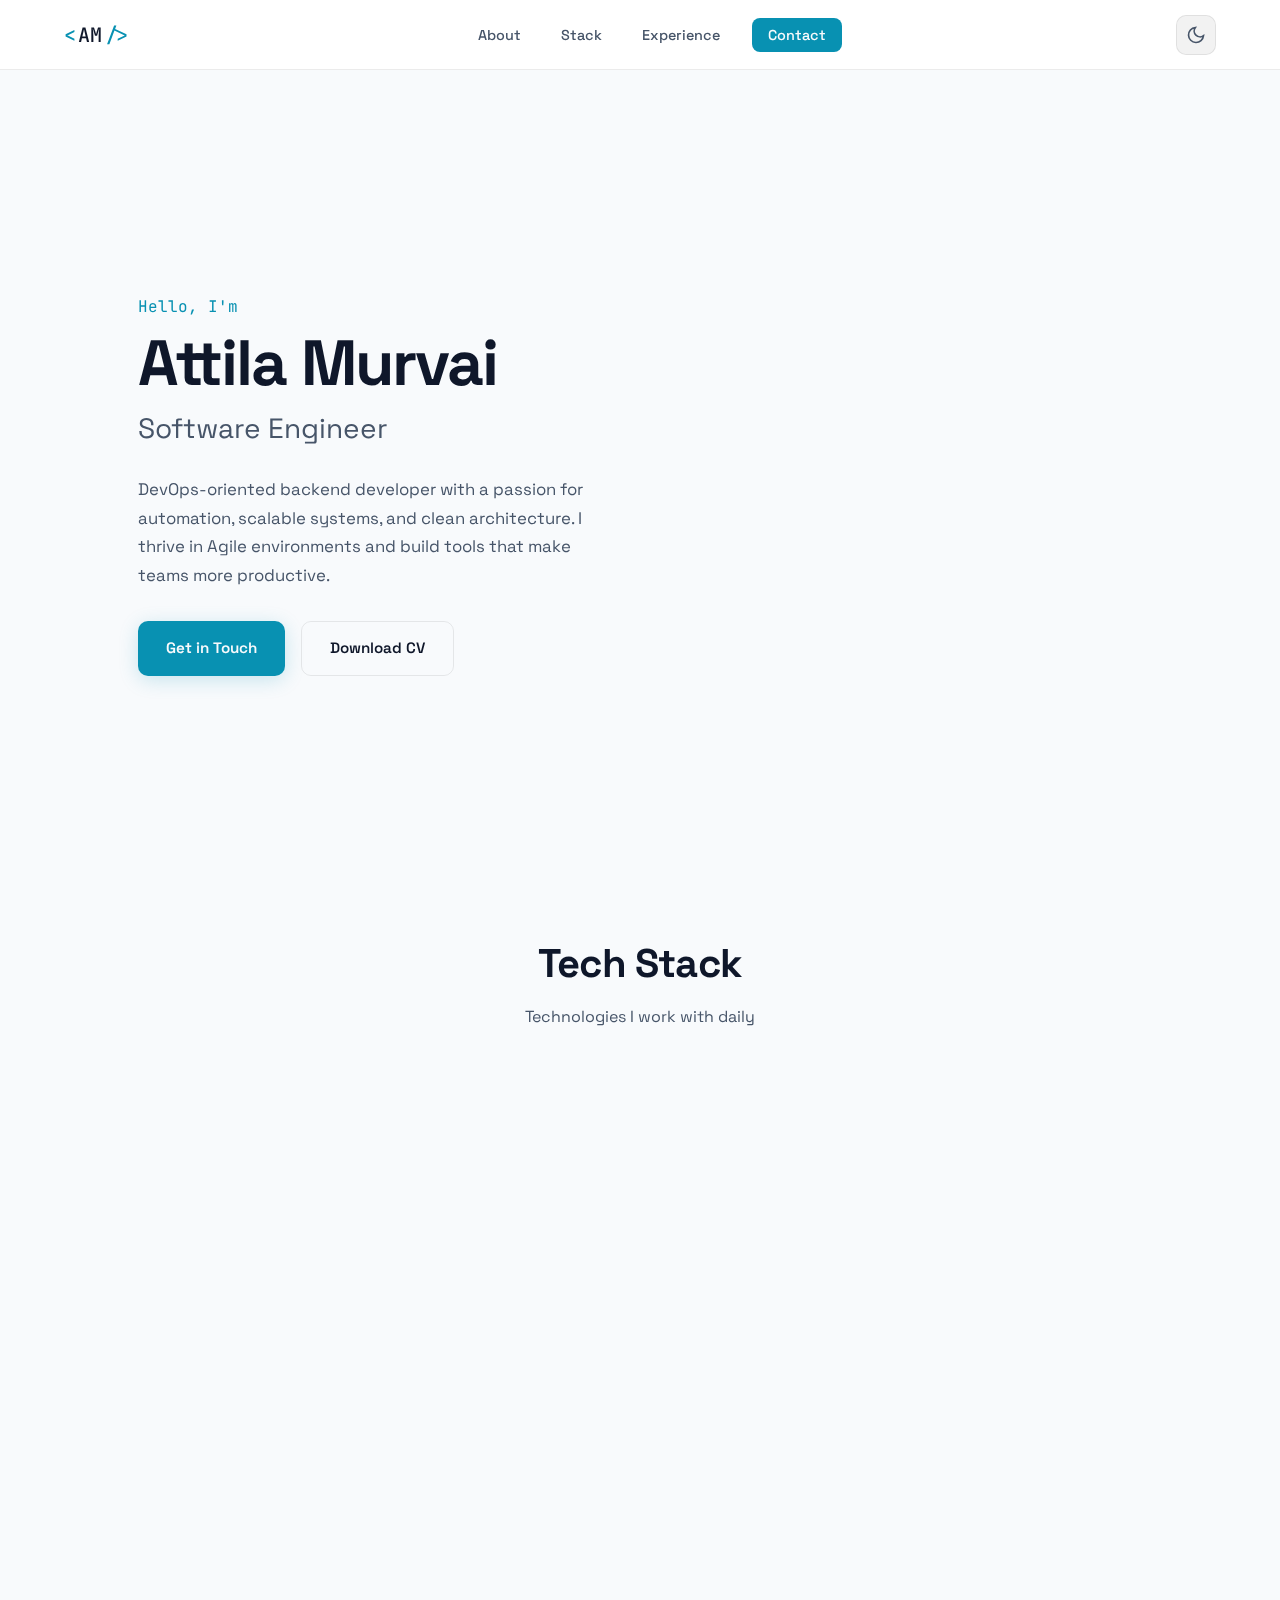
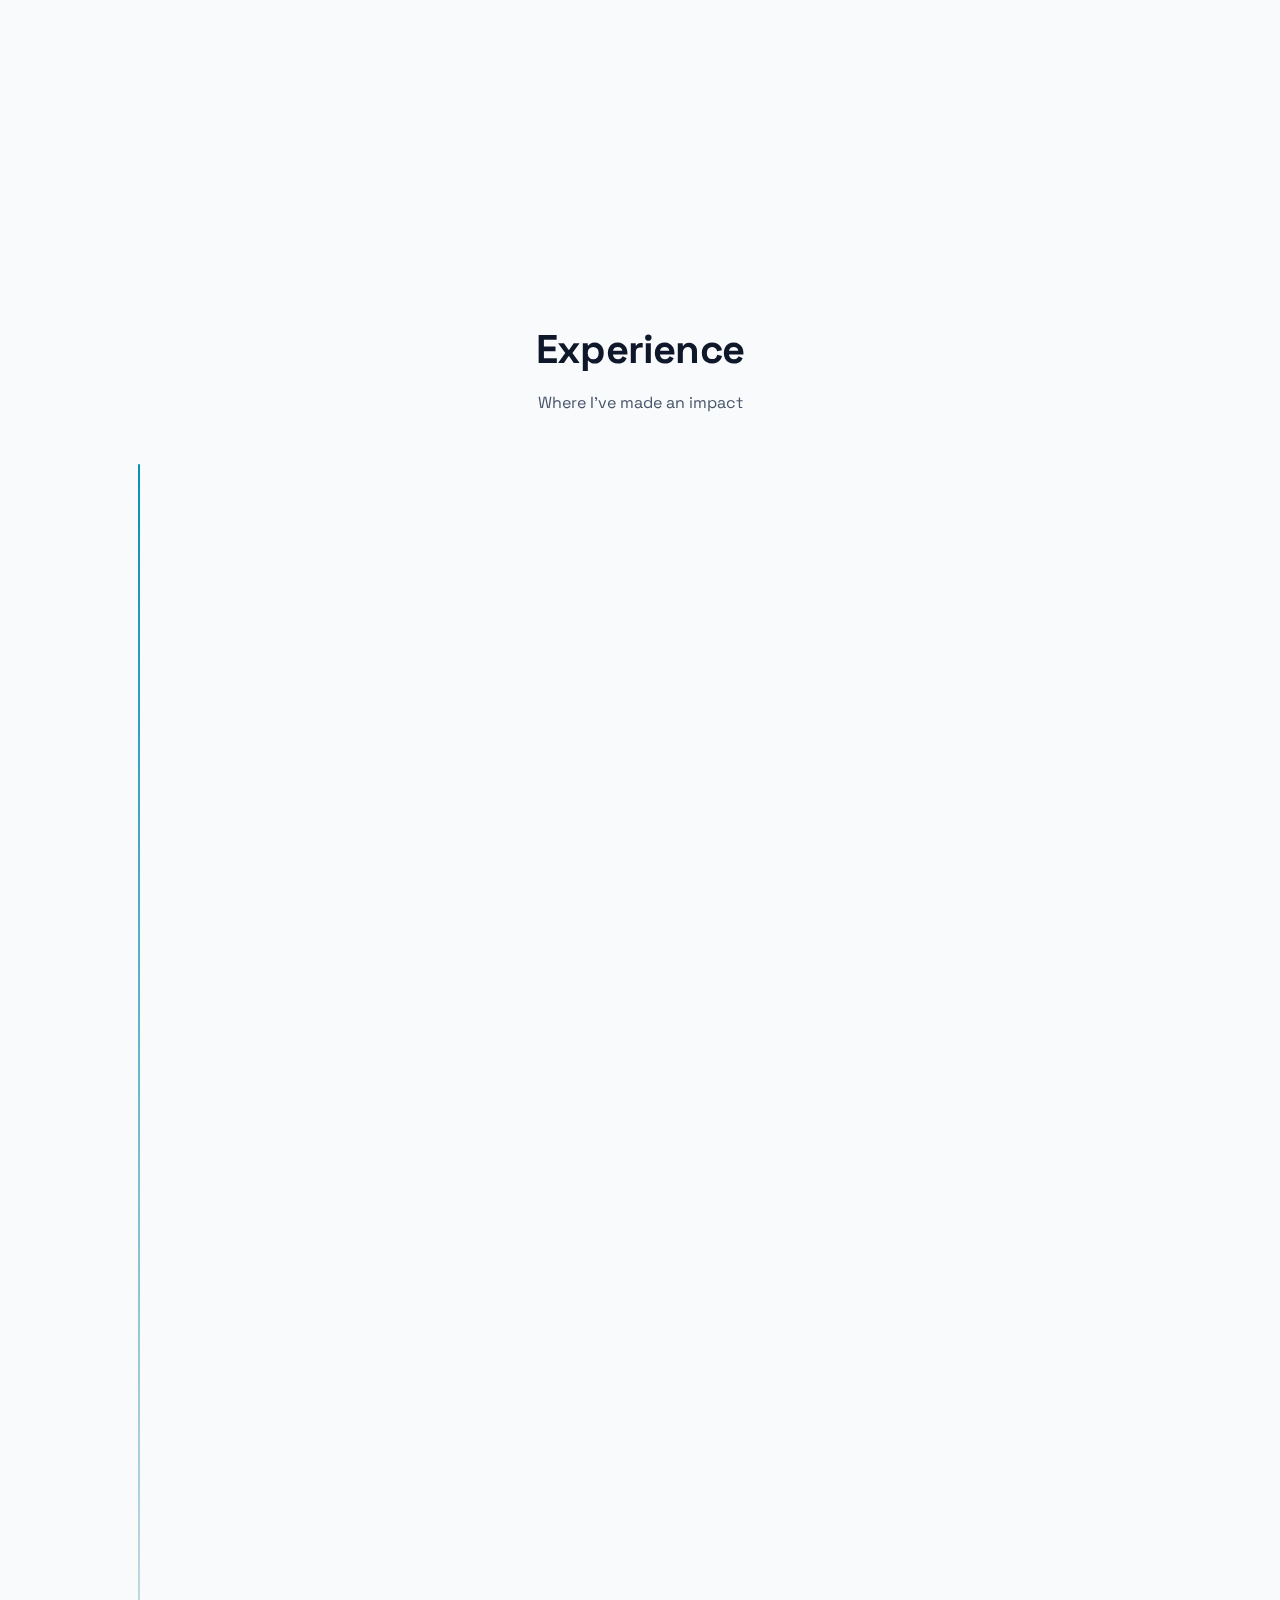
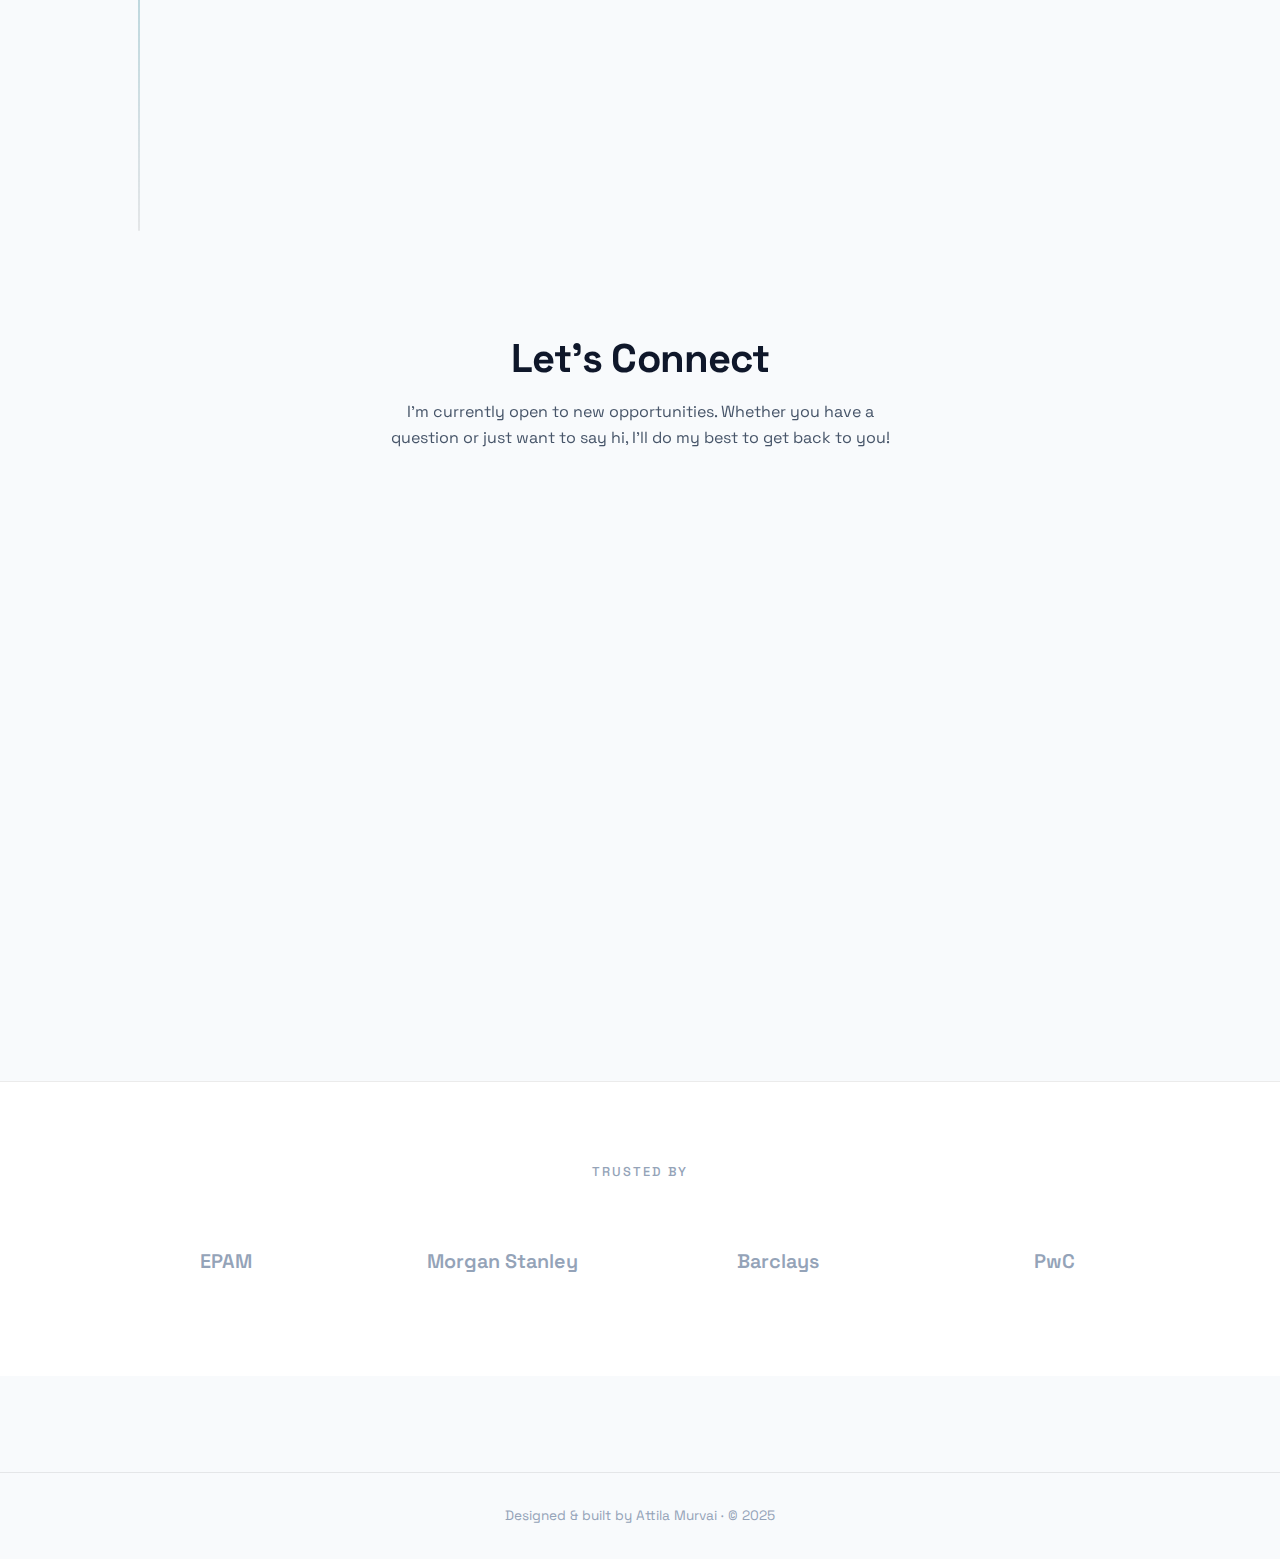
<file: index.html>
<!DOCTYPE html>
<html lang="en">
<head>
  <meta charset="UTF-8" />
  <meta name="viewport" content="width=device-width, initial-scale=1.0" />
  <title>Attila Murvai – Software Engineer</title>
  <link rel="preconnect" href="https://fonts.googleapis.com">
  <link rel="preconnect" href="https://fonts.gstatic.com" crossorigin>
  <link href="https://fonts.googleapis.com/css2?family=JetBrains+Mono:wght@400;500&family=Space+Grotesk:wght@400;500;600;700&display=swap" rel="stylesheet">
  <link rel="stylesheet" href="style.css" />
</head>

<body id="top">
  <!-- Ambient data stream background -->
  <div class="stream-container">
    <div class="stream-column" data-speed="slow"><ul></ul></div>
    <div class="stream-column" data-speed="fast"><ul></ul></div>
    <div class="stream-column" data-speed="medium"><ul></ul></div>
  </div>

  <!-- Navigation -->
  <nav class="nav">
    <a class="nav-logo" href="#top">
      <span class="logo-bracket">&lt;</span>
      <span class="logo-name">AM</span>
      <span class="logo-bracket">/&gt;</span>
    </a>
    <ul class="nav-links">
      <li><a href="#about">About</a></li>
      <li><a href="#stack">Stack</a></li>
      <li><a href="#experience">Experience</a></li>
      <li><a href="#contact" class="nav-cta">Contact</a></li>
    </ul>
    <div class="nav-actions">
      <button class="theme-toggle" aria-label="Toggle theme" title="Toggle theme">
        <svg class="theme-icon sun" viewBox="0 0 24 24" fill="none" stroke="currentColor" stroke-width="2">
          <circle cx="12" cy="12" r="5"/>
          <line x1="12" y1="1" x2="12" y2="3"/>
          <line x1="12" y1="21" x2="12" y2="23"/>
          <line x1="4.22" y1="4.22" x2="5.64" y2="5.64"/>
          <line x1="18.36" y1="18.36" x2="19.78" y2="19.78"/>
          <line x1="1" y1="12" x2="3" y2="12"/>
          <line x1="21" y1="12" x2="23" y2="12"/>
          <line x1="4.22" y1="19.78" x2="5.64" y2="18.36"/>
          <line x1="18.36" y1="5.64" x2="19.78" y2="4.22"/>
        </svg>
        <svg class="theme-icon moon" viewBox="0 0 24 24" fill="none" stroke="currentColor" stroke-width="2">
          <path d="M21 12.79A9 9 0 1 1 11.21 3 7 7 0 0 0 21 12.79z"/>
        </svg>
      </button>
      <button class="nav-toggle" aria-label="Toggle menu">
        <span></span>
        <span></span>
        <span></span>
      </button>
    </div>
  </nav>

  <main class="content">
    <!-- HERO / ABOUT -->
    <section id="about" class="hero">
      <div class="hero-content">
        <p class="hero-greeting">Hello, I'm</p>
        <h1>Attila Murvai</h1>
        <p class="hero-role">Software Engineer</p>
        <p class="hero-tagline">
          DevOps-oriented backend developer with a passion for automation, 
          scalable systems, and clean architecture. I thrive in Agile environments 
          and build tools that make teams more productive.
        </p>
        <div class="hero-actions">
          <a href="#contact" class="btn btn-primary">Get in Touch</a>
          <a href="cvs/Attila Murvai - CV.pdf" download class="btn btn-secondary">Download CV</a>
        </div>
      </div>
      <div class="hero-visual">
        <div class="terminal">
          <div class="terminal-header">
            <span class="terminal-dot red"></span>
            <span class="terminal-dot yellow"></span>
            <span class="terminal-dot green"></span>
            <span class="terminal-title">profile.json</span>
          </div>
          <pre class="terminal-body"><code>{
  "role": "Senior Software Engineer",
  "focus": ["Backend", "DevOps", "Cloud"],
  "experience": "5+ years",
  "location": "Budapest, Hungary",
  "available": true
}</code></pre>
        </div>
      </div>
    </section>

    <!-- STACK -->
    <section id="stack">
      <h2>Tech Stack</h2>
      <p class="section-intro">Technologies I work with daily</p>
      
      <div class="stack-categories">
        <div class="stack-category">
          <h3 class="category-label">
            <span class="category-icon">☁️</span>
            Cloud & Infrastructure
          </h3>
          <div class="tags">
            <span class="tag cloud">AWS</span>
            <span class="tag cloud">Docker</span>
            <span class="tag cloud">Kubernetes</span>
            <span class="tag cloud">Helm</span>
            <span class="tag cloud">OpenShift</span>
          </div>
        </div>

        <div class="stack-category">
          <h3 class="category-label">
            <span class="category-icon">🔄</span>
            CI/CD & Automation
          </h3>
          <div class="tags">
            <span class="tag cicd">GitHub Actions</span>
            <span class="tag cicd">Jenkins</span>
            <span class="tag cicd">TeamCity</span>
            <span class="tag cicd">Spinnaker</span>
            <span class="tag cicd">AutoSys</span>
            <span class="tag cicd">Gradle</span>
            <span class="tag cicd">Maven</span>
          </div>
        </div>

        <div class="stack-category">
          <h3 class="category-label">
            <span class="category-icon">☕</span>
            Backend Development
          </h3>
          <div class="tags">
            <span class="tag backend">Java</span>
            <span class="tag backend">Kotlin</span>
            <span class="tag backend">Spring Boot</span>
            <span class="tag backend">Hibernate</span>
            <span class="tag backend">Microservices</span>
            <span class="tag backend">RabbitMQ</span>
          </div>
        </div>

        <div class="stack-category">
          <h3 class="category-label">
            <span class="category-icon">🗄️</span>
            Databases
          </h3>
          <div class="tags">
            <span class="tag database">PostgreSQL</span>
            <span class="tag database">MySQL</span>
            <span class="tag database">MongoDB</span>
            <span class="tag database">Redis</span>
            <span class="tag database">SQL</span>
          </div>
        </div>

        <div class="stack-category">
          <h3 class="category-label">
            <span class="category-icon">📊</span>
            Monitoring & Observability
          </h3>
          <div class="tags">
            <span class="tag monitoring">Datadog</span>
            <span class="tag monitoring">PagerDuty</span>
            <span class="tag monitoring">Grafana</span>
            <span class="tag monitoring">Prometheus</span>
          </div>
        </div>

        <div class="stack-category">
          <h3 class="category-label">
            <span class="category-icon">🧪</span>
            Testing & Quality
          </h3>
          <div class="tags">
            <span class="tag testing">JUnit</span>
            <span class="tag testing">Karate</span>
            <span class="tag testing">SonarQube</span>
            <span class="tag testing">TestContainers</span>
          </div>
        </div>

        <div class="stack-category">
          <h3 class="category-label">
            <span class="category-icon">🌐</span>
            Frontend & Languages
          </h3>
          <div class="tags">
            <span class="tag frontend">TypeScript</span>
            <span class="tag frontend">JavaScript</span>
            <span class="tag frontend">HTML/CSS</span>
          </div>
        </div>

        <div class="stack-category">
          <h3 class="category-label">
            <span class="category-icon">🛠️</span>
            Tools & Practices
          </h3>
          <div class="tags">
            <span class="tag tools">Git</span>
            <span class="tag tools">GitHub</span>
            <span class="tag tools">Bitbucket</span>
            <span class="tag tools">IntelliJ IDEA</span>
            <span class="tag tools">Jira</span>
            <span class="tag tools">Agile/Scrum</span>
            <span class="tag tools">GitHub Copilot</span>
          </div>
        </div>
      </div>
    </section>

    <!-- EXPERIENCE -->
    <section id="experience">
      <h2>Experience</h2>
      <p class="section-intro">Where I've made an impact</p>

      <div class="timeline">
        <div class="timeline-item current">
          <div class="timeline-marker"></div>
          <div class="timeline-content">
            <div class="job-header">
              <div class="job-info">
                <h3>Developer</h3>
                <p class="company">Morgan Stanley</p>
              </div>
              <div class="job-meta">
                <span class="date">Aug 2025 – Present</span>
                <span class="location">Budapest</span>
              </div>
            </div>
            <p class="job-description">
              Working on migration and hygiene initiatives to automate workflows 
              and improve operational efficiency across enterprise systems.
            </p>
            <div class="job-tags">
              <span class="job-tag">Java</span>
              <span class="job-tag">Spring</span>
              <span class="job-tag">Automation</span>
              <span class="job-tag">Copilot</span>
            </div>
          </div>
        </div>

        <div class="timeline-item">
          <div class="timeline-marker"></div>
          <div class="timeline-content">
            <div class="job-header">
              <div class="job-info">
                <h3>Senior Software Engineer</h3>
                <p class="company">EPAM Systems</p>
              </div>
              <div class="job-meta">
                <span class="date">Feb 2022 – Aug 2025</span>
                <span class="location">Budapest</span>
              </div>
            </div>
            <ul class="job-highlights">
              <li>Developed scalable backend microservices using Java and Kotlin with Spring Boot</li>
              <li>Built CI/CD pipelines with GitHub Actions and Spinnaker for automated deployments</li>
              <li>Deployed and managed services via Docker and Kubernetes in AWS cloud environments</li>
              <li>Set up monitoring, alerting, and incident response using Datadog and PagerDuty</li>
              <li>Implemented comprehensive automated testing with JUnit and Karate frameworks</li>
              <li>Collaborated in Agile Scrum teams for a global hoteling platform serving enterprise clients</li>
            </ul>
            <div class="job-tags">
              <span class="job-tag">Java</span>
              <span class="job-tag">Kotlin</span>
              <span class="job-tag">Spring Boot</span>
              <span class="job-tag">Kubernetes</span>
              <span class="job-tag">AWS</span>
              <span class="job-tag">CI/CD</span>
              <span class="job-tag">Copilot</span>
            </div>
          </div>
        </div>

        <div class="timeline-item">
          <div class="timeline-marker"></div>
          <div class="timeline-content">
            <div class="job-header">
              <div class="job-info">
                <h3>Java Developer</h3>
                <p class="company">Barclays</p>
              </div>
              <div class="job-meta">
                <span class="date">Jan 2021 – Jan 2022</span>
                <span class="location">Prague</span>
              </div>
            </div>
            <ul class="job-highlights">
              <li>Maintained and enhanced enterprise banking applications using Java EE</li>
              <li>Implemented CI/CD quality gates with SonarQube and TeamCity</li>
              <li>Developed backend modules with Spring Framework for financial services</li>
              <li>Managed job scheduling and workload automation with AutoSys</li>
              <li>Deployed and orchestrated containers on OpenShift platform</li>
            </ul>
            <div class="job-tags">
              <span class="job-tag">Java EE</span>
              <span class="job-tag">Spring</span>
              <span class="job-tag">AutoSys</span>
              <span class="job-tag">OpenShift</span>
              <span class="job-tag">TeamCity</span>
            </div>
          </div>
        </div>

        <div class="timeline-item">
          <div class="timeline-marker"></div>
          <div class="timeline-content">
            <div class="job-header">
              <div class="job-info">
                <h3>Fullstack Developer</h3>
                <p class="company">Smartfront Kft.</p>
              </div>
              <div class="job-meta">
                <span class="date">Oct 2018 – Dec 2020</span>
                <span class="location">Budapest</span>
              </div>
            </div>
            <ul class="job-highlights">
              <li>Developed backend systems with Java, Spring, and Gradle build automation</li>
              <li>Built interactive frontend features using JavaScript and TypeScript</li>
              <li>Designed and optimized SQL queries for PostgreSQL and MySQL databases</li>
              <li>Wrote unit tests using JUnit to ensure code quality and reliability</li>
              <li>Worked across the full stack with direct client communication and requirement gathering</li>
            </ul>
            <div class="job-tags">
              <span class="job-tag">Java</span>
              <span class="job-tag">Spring</span>
              <span class="job-tag">JavaScript</span>
              <span class="job-tag">TypeScript</span>
              <span class="job-tag">SQL</span>
            </div>
          </div>
        </div>
      </div>
    </section>

    <!-- CONTACT -->
    <section id="contact">
      <h2>Let's Connect</h2>
      <p class="section-intro">
        I'm currently open to new opportunities. Whether you have a question or 
        just want to say hi, I'll do my best to get back to you!
      </p>

      <div class="contact-grid">
        <a href="mailto:attila.murvai.dev@gmail.com" class="contact-card">
          <span class="contact-icon">📧</span>
          <span class="contact-label">Email</span>
          <span class="contact-value">attila.murvai.dev@gmail.com</span>
        </a>
        
        <a href="https://github.com/attila-mur" target="_blank" rel="noopener" class="contact-card">
          <span class="contact-icon">💻</span>
          <span class="contact-label">GitHub</span>
          <span class="contact-value">@attila-mur</span>
        </a>
        
        <a href="https://linkedin.com/in/attila-murvai" target="_blank" rel="noopener" class="contact-card">
          <span class="contact-icon">🔗</span>
          <span class="contact-label">LinkedIn</span>
          <span class="contact-value">in/attila-murvai</span>
        </a>
        
        <div class="contact-card">
          <span class="contact-icon">📍</span>
          <span class="contact-label">Location</span>
          <span class="contact-value">Budapest, Hungary</span>
        </div>
      </div>
    </section>
  </main>

  <!-- Trusted By - Bottom Section -->
  <section class="trusted-section">
    <div class="trusted-container">
      <h3 class="trusted-title">Trusted By</h3>
      <div class="company-logos">
        <!-- EPAM -->
        <div class="company-logo" data-company="epam">
          <svg viewBox="0 0 200 50" class="logo-svg">
            <text x="50%" y="50%" dominant-baseline="middle" text-anchor="middle" class="logo-text">EPAM</text>
          </svg>
        </div>
        
        <!-- Morgan Stanley -->
        <div class="company-logo" data-company="morganstanley">
          <svg viewBox="0 0 200 50" class="logo-svg">
            <text x="50%" y="50%" dominant-baseline="middle" text-anchor="middle" class="logo-text">Morgan Stanley</text>
          </svg>
        </div>
        
        <!-- Barclays -->
        <div class="company-logo" data-company="barclays">
          <svg viewBox="0 0 200 50" class="logo-svg">
            <text x="50%" y="50%" dominant-baseline="middle" text-anchor="middle" class="logo-text">Barclays</text>
          </svg>
        </div>
        
        <!-- PwC -->
        <div class="company-logo" data-company="pwc">
          <svg viewBox="0 0 200 50" class="logo-svg">
            <text x="50%" y="50%" dominant-baseline="middle" text-anchor="middle" class="logo-text">PwC</text>
          </svg>
        </div>
      </div>
    </div>
  </section>

  <!-- Footer -->
  <footer class="footer">
    <p>Designed & built by Attila Murvai · © 2025</p>
  </footer>

  <script src="stream.js"></script>
</body>
</html>
</file>
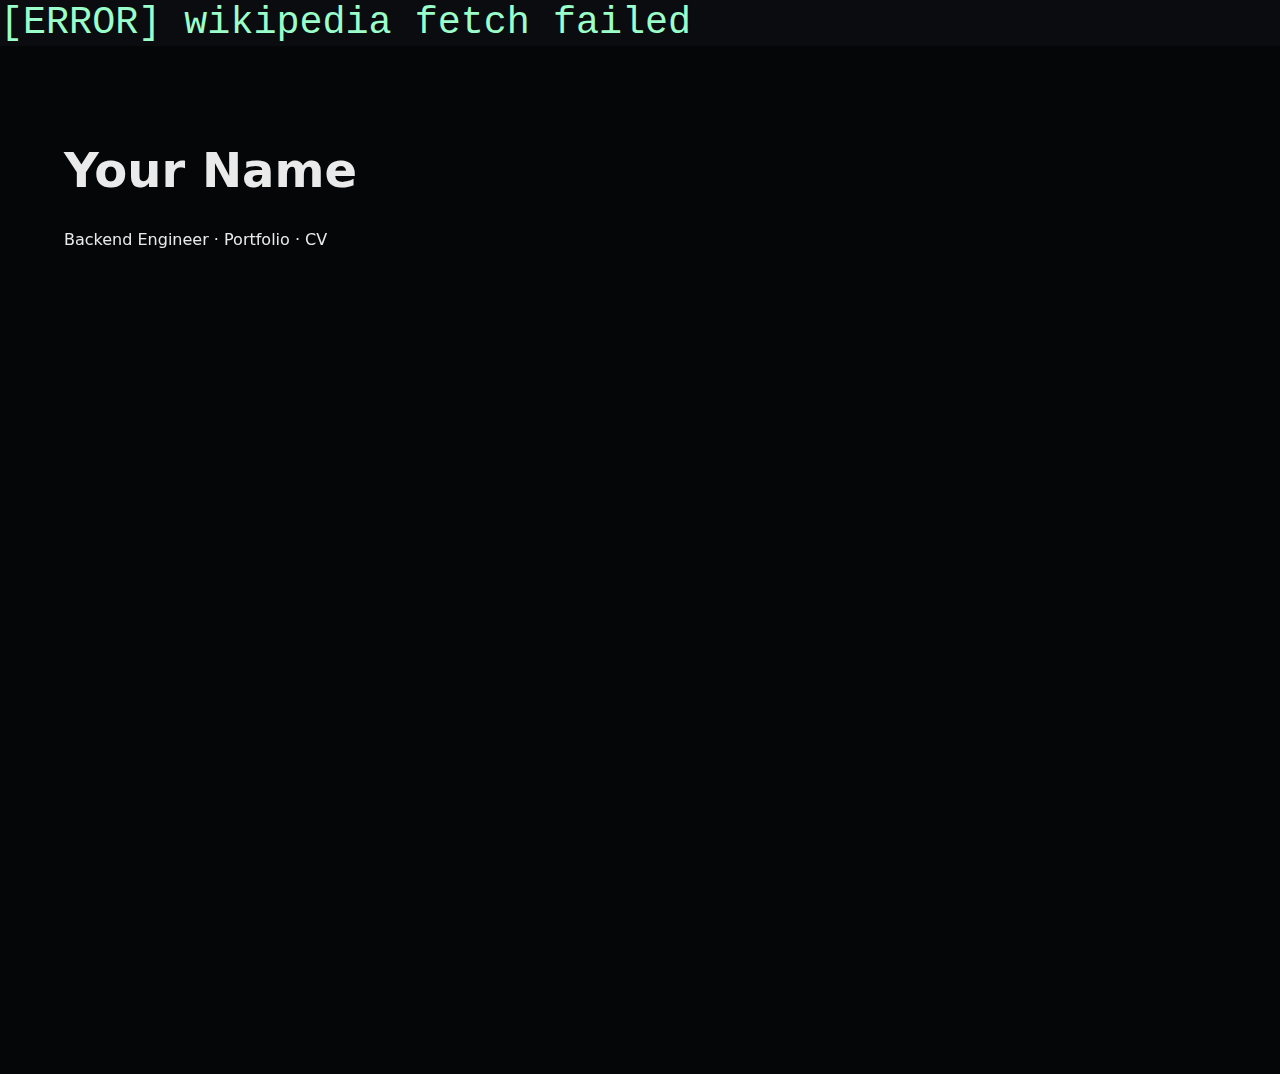
<file: projects/data-stream/index.html>
<!DOCTYPE html>
<html lang="en">
<head>
  <meta charset="UTF-8" />
  <meta name="viewport" content="width=device-width, initial-scale=1.0" />
  <title>Your Name – Portfolio</title>
  <link rel="stylesheet" href="style.css" />
</head>
<body>
  <div id="stream"></div>

  <main class="content">
    <h1>Your Name</h1>
    <p>Backend Engineer · Portfolio · CV</p>
  </main>

  <script src="stream.js"></script>
</body>
</html>
</file>
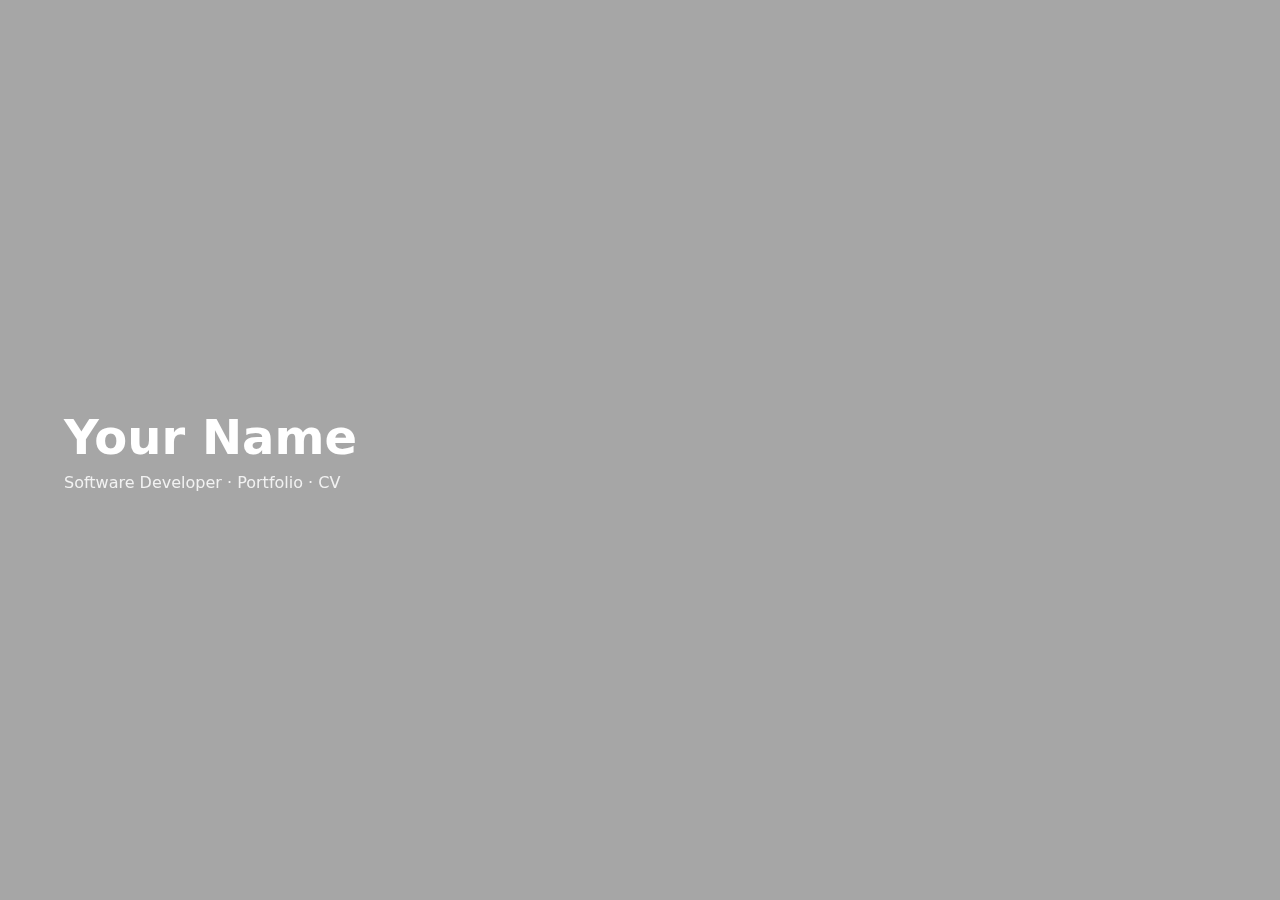
<file: projects/dynamic-background/index.html>
<!DOCTYPE html>
<html lang="en">
<head>
  <meta charset="UTF-8" />
  <meta name="viewport" content="width=device-width, initial-scale=1.0" />
  <title>Your Name – CV & Portfolio</title>
  <link rel="stylesheet" href="style.css" />
</head>
<body>
  <main class="content">
    <h1>Your Name</h1>
    <p>Software Developer · Portfolio · CV</p>
  </main>
</body>
</html>
</file>
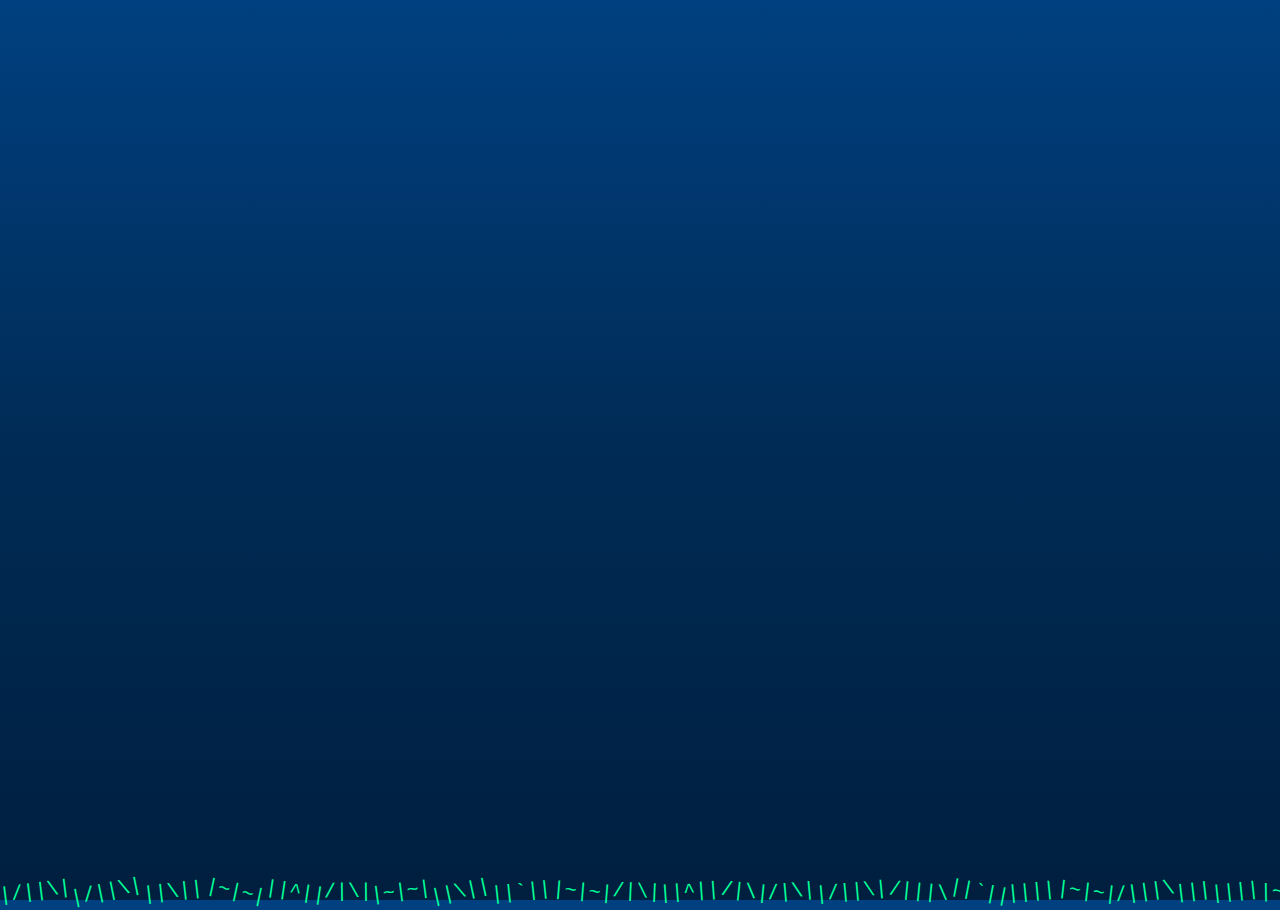
<file: projects/seafloor/index.html>
<!DOCTYPE html>
<html lang="en">
<head>
<meta charset="UTF-8">
<title>Seafloor Background</title>
<style>
  html, body {
    margin: 0;
    height: 100%;
    overflow: hidden;
    background: linear-gradient(to top, #001f3f, #002b55, #004080);
    font-family: monospace;
    color: #00ff99;
  }

  #seaweed-container {
    position: absolute;
    bottom: 0;
    width: 100%;
    display: flex;
    justify-content: space-around;
    pointer-events: none;
  }

  .seaweed {
    white-space: pre;
    font-size: 20px;
    line-height: 0.8;
    transform-origin: bottom center;
    display: inline-block;
  }
</style>
</head>
<body>

<div id="seaweed-container"></div>

<script>
const seaweedContainer = document.getElementById('seaweed-container');
const seaweedCount = 25;

// Different ASCII seaweed shapes
const asciiSeaweed = [
  "||||",       // straight
  "||\\||",     // leaning
  "|/||\\|",    // twisted
  "/|\\|",      // jagged
  "|~|~|",      // wavy
  "||`||",      // spiky
  "|||",        // short
  "|/|\\|",     // curvy
  "/|||\\",     // curved top
  "||^||"       // pointed
];

// Create seaweed elements
const seaweeds = [];
for(let i = 0; i < seaweedCount; i++) {
  const sw = document.createElement('div');
  sw.classList.add('seaweed');
  // Pick a random ASCII shape
  sw.innerText = asciiSeaweed[Math.floor(Math.random() * asciiSeaweed.length)];
  seaweedContainer.appendChild(sw);
  seaweeds.push({
    el: sw,
    phase: Math.random() * Math.PI * 2,
    speed: 0.01 + Math.random()*0.03,
    amplitude: 5 + Math.random()*10
  });
}

// Animate seaweed
function animateSeaweed() {
  const mouseX = window.mouseX || 0.5;
  seaweeds.forEach(sw => {
    sw.phase += sw.speed;
    const sway = Math.sin(sw.phase + mouseX * Math.PI*2) * sw.amplitude;
    sw.el.style.transform = `rotate(${sway}deg)`;
  });
  requestAnimationFrame(animateSeaweed);
}

// Track mouse movement
window.mouseX = 0.5;
document.addEventListener('mousemove', e => {
  window.mouseX = e.clientX / window.innerWidth;
});

animateSeaweed();
</script>

</body>
</html>
</file>
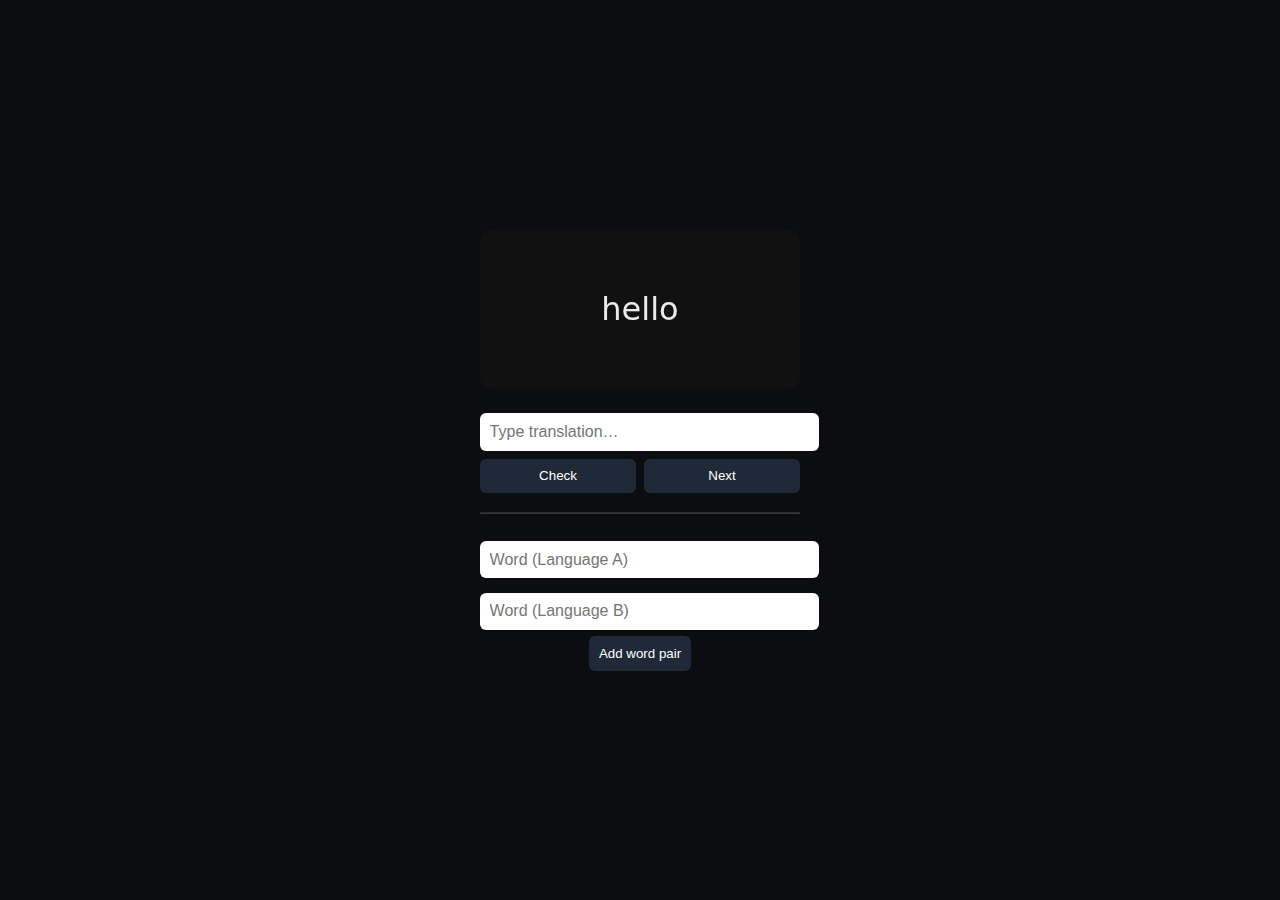
<file: projects/word-cards/index.html>
<!DOCTYPE html>
<html lang="en">
<head>
  <meta charset="UTF-8" />
  <meta name="viewport" content="width=device-width, initial-scale=1.0" />
  <title>Language Cards</title>
  <link rel="stylesheet" href="style.css" />
</head>
<body>

  <div class="app">
    <div class="card-container">
      <div id="card" class="card">
        <div class="front" id="frontWord">hello</div>
        <div class="back" id="backWord">hola</div>
      </div>
    </div>

    <input
      id="answerInput"
      placeholder="Type translation…"
      autocomplete="off"
    />

    <div class="buttons">
      <button id="checkBtn">Check</button>
      <button id="nextBtn">Next</button>
    </div>

    <hr />

    <div class="add-word">
      <input id="wordA" placeholder="Word (Language A)" />
      <input id="wordB" placeholder="Word (Language B)" />
      <button id="addBtn">Add word pair</button>
    </div>
  </div>

  <script src="app.js"></script>
</body>
</html>
</file>
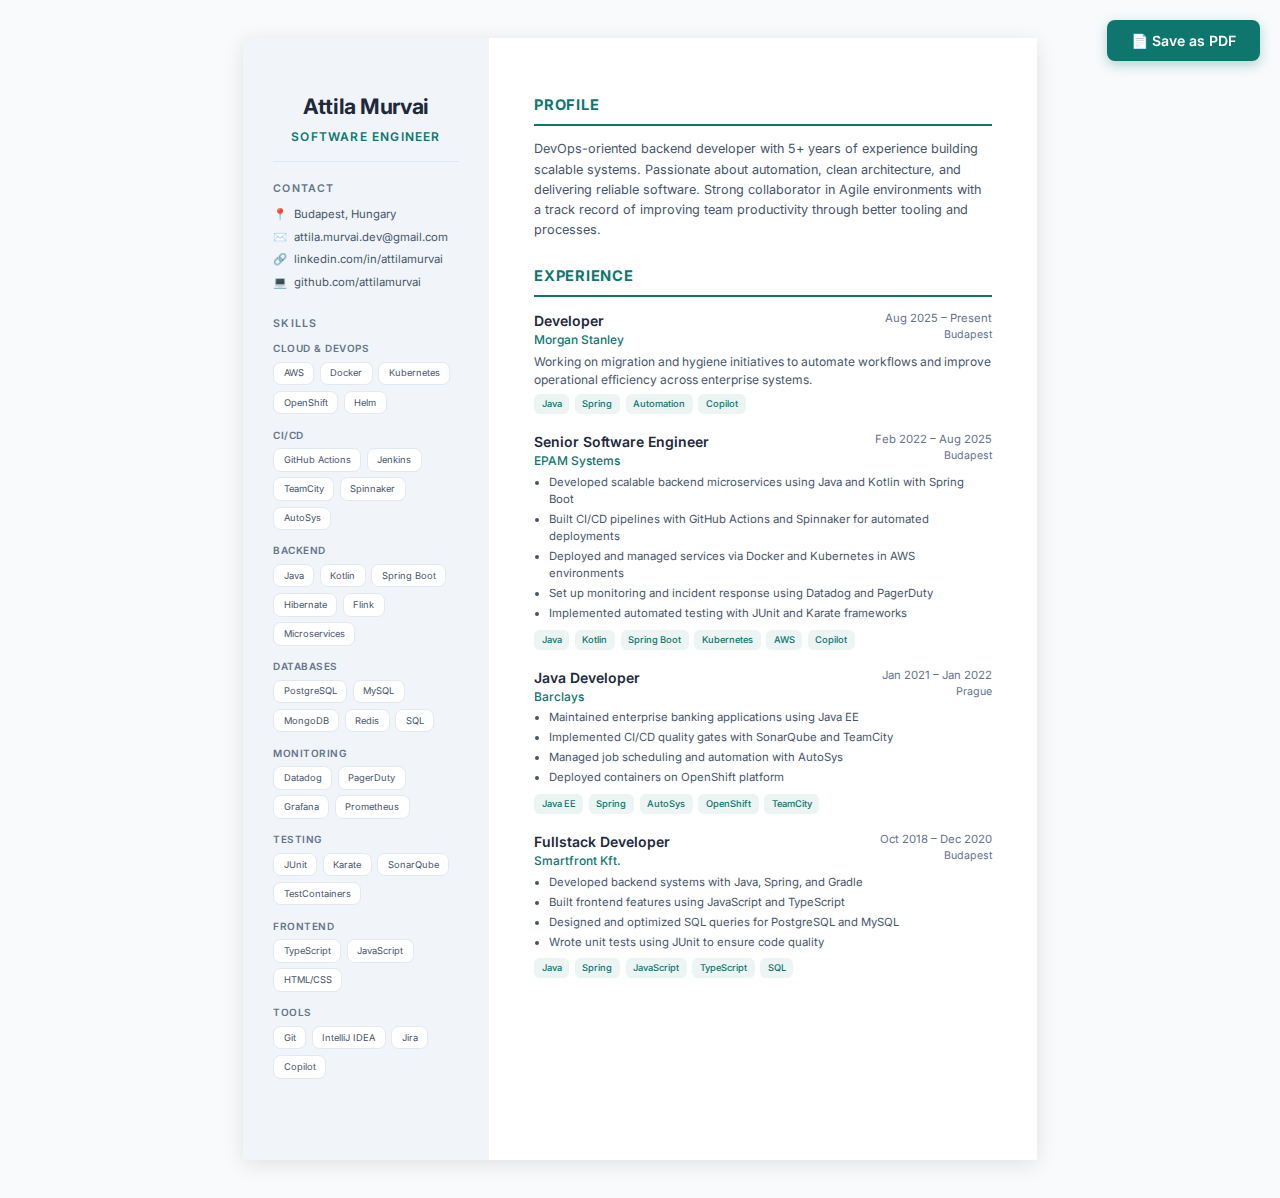
<file: cvs/cv.html>
<!DOCTYPE html>
<html lang="en">
<head>
  <meta charset="UTF-8" />
  <meta name="viewport" content="width=device-width, initial-scale=1.0" />
  <title>Attila Murvai - CV</title>
  <link rel="preconnect" href="https://fonts.googleapis.com">
  <link rel="preconnect" href="https://fonts.gstatic.com" crossorigin>
  <link href="https://fonts.googleapis.com/css2?family=Inter:wght@400;500;600;700&display=swap" rel="stylesheet">
  <style>
    /* ========================================
       BASE STYLES
       ======================================== */
    :root {
      --primary: #0f766e;
      --primary-light: #14b8a6;
      --text-dark: #1e293b;
      --text-medium: #475569;
      --text-light: #64748b;
      --bg-main: #ffffff;
      --bg-sidebar: #f1f5f9;
      --border: #e2e8f0;
    }

    * {
      box-sizing: border-box;
      margin: 0;
      padding: 0;
    }

    body {
      font-family: 'Inter', -apple-system, BlinkMacSystemFont, sans-serif;
      font-size: 11pt;
      line-height: 1.5;
      color: var(--text-dark);
      background: #f8fafc;
    }

    /* ========================================
       PAGE LAYOUT
       ======================================== */
    .page {
      width: 210mm;
      min-height: 297mm;
      margin: 10mm auto;
      background: var(--bg-main);
      box-shadow: 0 4px 20px rgba(0, 0, 0, 0.1);
      display: grid;
      grid-template-columns: 65mm 145mm;
    }

    /* ========================================
       SIDEBAR
       ======================================== */
    .sidebar {
      background: var(--bg-sidebar);
      padding: 15mm 8mm 15mm;
      display: flex;
      flex-direction: column;
      gap: 5mm;
    }

    .header {
      text-align: center;
      padding-bottom: 4mm;
      border-bottom: 1px solid var(--border);
    }

    .name {
      font-size: 16pt;
      font-weight: 700;
      color: var(--text-dark);
      letter-spacing: -0.02em;
      line-height: 1.2;
    }

    .title {
      font-size: 9pt;
      color: var(--primary);
      font-weight: 600;
      text-transform: uppercase;
      letter-spacing: 0.1em;
      margin-top: 2mm;
    }

    /* Contact */
    .sidebar-section h3 {
      font-size: 8pt;
      font-weight: 600;
      color: var(--text-light);
      text-transform: uppercase;
      letter-spacing: 0.1em;
      margin-bottom: 2.5mm;
    }

    .contact-item {
      display: flex;
      align-items: flex-start;
      gap: 2mm;
      margin-bottom: 1.5mm;
      font-size: 8.5pt;
      color: var(--text-medium);
    }

    .contact-item .icon {
      width: 3.5mm;
      text-align: center;
      flex-shrink: 0;
    }

    .contact-item a {
      color: var(--text-medium);
      text-decoration: none;
    }

    .contact-item a:hover {
      color: var(--primary);
    }

    /* Skills */
    .skill-category {
      margin-bottom: 3.5mm;
    }

    .skill-category h4 {
      font-size: 7.5pt;
      font-weight: 600;
      color: var(--text-light);
      text-transform: uppercase;
      letter-spacing: 0.05em;
      margin-bottom: 1.5mm;
    }

    .skill-tags {
      display: flex;
      flex-wrap: wrap;
      gap: 1.5mm;
    }

    .skill-tag {
      font-size: 7pt;
      padding: 1mm 2.5mm;
      background: white;
      border: 1px solid var(--border);
      border-radius: 2mm;
      color: var(--text-medium);
    }

    /* ========================================
       MAIN CONTENT
       ======================================== */
    .main {
      padding: 15mm 12mm 15mm;
      display: flex;
      flex-direction: column;
      gap: 4.5mm;
    }

    .section {
      margin-bottom: 2mm;
    }

    .section-title {
      font-size: 11pt;
      font-weight: 700;
      color: var(--primary);
      text-transform: uppercase;
      letter-spacing: 0.05em;
      padding-bottom: 2mm;
      border-bottom: 2px solid var(--primary);
      margin-bottom: 3.5mm;
    }

    /* Experience */
    .job {
      margin-bottom: 4.5mm;
      page-break-inside: avoid;
    }

    .job-header {
      display: flex;
      justify-content: space-between;
      align-items: flex-start;
      margin-bottom: 1mm;
    }

    .job-title {
      font-size: 10.5pt;
      font-weight: 600;
      color: var(--text-dark);
    }

    .job-company {
      font-size: 9pt;
      color: var(--primary);
      font-weight: 500;
    }

    .job-meta {
      text-align: right;
    }

    .job-date {
      font-size: 8.5pt;
      color: var(--text-light);
    }

    .job-location {
      font-size: 8pt;
      color: var(--text-light);
    }

    .job-description {
      font-size: 9pt;
      color: var(--text-medium);
      margin-bottom: 1.5mm;
    }

    .job-highlights {
      padding-left: 4mm;
      margin-bottom: 2mm;
    }

    .job-highlights li {
      font-size: 8.5pt;
      color: var(--text-medium);
      margin-bottom: 0.8mm;
    }

    .job-tags {
      display: flex;
      flex-wrap: wrap;
      gap: 1.5mm;
    }

    .job-tag {
      font-size: 7pt;
      padding: 0.8mm 2mm;
      background: rgba(15, 118, 110, 0.08);
      color: var(--primary);
      border-radius: 1.5mm;
      font-weight: 500;
    }

    /* About */
    .about-text {
      font-size: 9.5pt;
      color: var(--text-medium);
      line-height: 1.6;
    }

    /* ========================================
       PRINT STYLES
       ======================================== */
    @media print {
      @page {
        size: A4;
        margin: 0;
      }

      body {
        background: none;
      }

      .page {
        margin: 0;
        box-shadow: none;
        width: 210mm;
        height: 297mm;
      }

      .job {
        page-break-inside: avoid;
      }

      .section {
        page-break-inside: avoid;
      }
    }

    /* ========================================
       SCREEN PREVIEW
       ======================================== */
    @media screen {
      .print-btn {
        position: fixed;
        top: 20px;
        right: 20px;
        padding: 12px 24px;
        background: var(--primary);
        color: white;
        border: none;
        border-radius: 8px;
        font-family: inherit;
        font-size: 14px;
        font-weight: 600;
        cursor: pointer;
        box-shadow: 0 4px 12px rgba(15, 118, 110, 0.3);
        transition: all 0.2s ease;
        z-index: 1000;
      }

      .print-btn:hover {
        background: var(--primary-light);
        transform: translateY(-2px);
      }

      @media print {
        .print-btn {
          display: none;
        }
      }
    }
  </style>
</head>
<body>
  <button class="print-btn" onclick="window.print()">📄 Save as PDF</button>

  <div class="page">
    <!-- Sidebar -->
    <aside class="sidebar">
      <div class="header">
        <div class="name">Attila Murvai</div>
        <div class="title">Software Engineer</div>
      </div>

      <div class="sidebar-section">
        <h3>Contact</h3>
        <div class="contact-item">
          <span class="icon">📍</span>
          <span>Budapest, Hungary</span>
        </div>
        <div class="contact-item">
          <span class="icon">✉️</span>
          <a href="mailto:attila.murvai.dev@gmail.com">attila.murvai.dev@gmail.com</a>
        </div>
        <div class="contact-item">
          <span class="icon">🔗</span>
          <a href="https://linkedin.com/in/yourname">linkedin.com/in/attilamurvai</a>
        </div>
        <div class="contact-item">
          <span class="icon">💻</span>
          <a href="https://github.com/yourname">github.com/attilamurvai</a>
        </div>
      </div>

      <div class="sidebar-section">
        <h3>Skills</h3>
        
        <div class="skill-category">
          <h4>Cloud & DevOps</h4>
          <div class="skill-tags">
            <span class="skill-tag">AWS</span>
            <span class="skill-tag">Docker</span>
            <span class="skill-tag">Kubernetes</span>
            <span class="skill-tag">OpenShift</span>
            <span class="skill-tag">Helm</span>
          </div>
        </div>

        <div class="skill-category">
          <h4>CI/CD</h4>
          <div class="skill-tags">
            <span class="skill-tag">GitHub Actions</span>
            <span class="skill-tag">Jenkins</span>
            <span class="skill-tag">TeamCity</span>
            <span class="skill-tag">Spinnaker</span>
            <span class="skill-tag">AutoSys</span>
          </div>
        </div>

        <div class="skill-category">
          <h4>Backend</h4>
          <div class="skill-tags">
            <span class="skill-tag">Java</span>
            <span class="skill-tag">Kotlin</span>
            <span class="skill-tag">Spring Boot</span>
            <span class="skill-tag">Hibernate</span>
            <span class="skill-tag">Flink</span>
            <span class="skill-tag">Microservices</span>
          </div>
        </div>

        <div class="skill-category">
          <h4>Databases</h4>
          <div class="skill-tags">
            <span class="skill-tag">PostgreSQL</span>
            <span class="skill-tag">MySQL</span>
            <span class="skill-tag">MongoDB</span>
            <span class="skill-tag">Redis</span>
            <span class="skill-tag">SQL</span>
          </div>
        </div>

        <div class="skill-category">
          <h4>Monitoring</h4>
          <div class="skill-tags">
            <span class="skill-tag">Datadog</span>
            <span class="skill-tag">PagerDuty</span>
            <span class="skill-tag">Grafana</span>
            <span class="skill-tag">Prometheus</span>
          </div>
        </div>

        <div class="skill-category">
          <h4>Testing</h4>
          <div class="skill-tags">
            <span class="skill-tag">JUnit</span>
            <span class="skill-tag">Karate</span>
            <span class="skill-tag">SonarQube</span>
            <span class="skill-tag">TestContainers</span>
          </div>
        </div>

        <div class="skill-category">
          <h4>Frontend</h4>
          <div class="skill-tags">
            <span class="skill-tag">TypeScript</span>
            <span class="skill-tag">JavaScript</span>
            <span class="skill-tag">HTML/CSS</span>
          </div>
        </div>

        <div class="skill-category">
          <h4>Tools</h4>
          <div class="skill-tags">
            <span class="skill-tag">Git</span>
            <span class="skill-tag">IntelliJ IDEA</span>
            <span class="skill-tag">Jira</span>
            <span class="skill-tag">Copilot</span>
          </div>
        </div>
      </div>
    </aside>

    <!-- Main Content -->
    <main class="main">
      <!-- About -->
      <section class="section">
        <h2 class="section-title">Profile</h2>
        <p class="about-text">
          DevOps-oriented backend developer with 5+ years of experience building scalable systems. 
          Passionate about automation, clean architecture, and delivering reliable software. 
          Strong collaborator in Agile environments with a track record of improving team productivity 
          through better tooling and processes.
        </p>
      </section>

      <!-- Experience -->
      <section class="section">
        <h2 class="section-title">Experience</h2>

        <div class="job">
          <div class="job-header">
            <div>
              <div class="job-title">Developer</div>
              <div class="job-company">Morgan Stanley</div>
            </div>
            <div class="job-meta">
              <div class="job-date">Aug 2025 – Present</div>
              <div class="job-location">Budapest</div>
            </div>
          </div>
          <p class="job-description">
            Working on migration and hygiene initiatives to automate workflows and improve 
            operational efficiency across enterprise systems.
          </p>
          <div class="job-tags">
            <span class="job-tag">Java</span>
            <span class="job-tag">Spring</span>
            <span class="job-tag">Automation</span>
            <span class="job-tag">Copilot</span>
          </div>
        </div>

        <div class="job">
          <div class="job-header">
            <div>
              <div class="job-title">Senior Software Engineer</div>
              <div class="job-company">EPAM Systems</div>
            </div>
            <div class="job-meta">
              <div class="job-date">Feb 2022 – Aug 2025</div>
              <div class="job-location">Budapest</div>
            </div>
          </div>
          <ul class="job-highlights">
            <li>Developed scalable backend microservices using Java and Kotlin with Spring Boot</li>
            <li>Built CI/CD pipelines with GitHub Actions and Spinnaker for automated deployments</li>
            <li>Deployed and managed services via Docker and Kubernetes in AWS environments</li>
            <li>Set up monitoring and incident response using Datadog and PagerDuty</li>
            <li>Implemented automated testing with JUnit and Karate frameworks</li>
          </ul>
          <div class="job-tags">
            <span class="job-tag">Java</span>
            <span class="job-tag">Kotlin</span>
            <span class="job-tag">Spring Boot</span>
            <span class="job-tag">Kubernetes</span>
            <span class="job-tag">AWS</span>
            <span class="job-tag">Copilot</span>
          </div>
        </div>

        <div class="job">
          <div class="job-header">
            <div>
              <div class="job-title">Java Developer</div>
              <div class="job-company">Barclays</div>
            </div>
            <div class="job-meta">
              <div class="job-date">Jan 2021 – Jan 2022</div>
              <div class="job-location">Prague</div>
            </div>
          </div>
          <ul class="job-highlights">
            <li>Maintained enterprise banking applications using Java EE</li>
            <li>Implemented CI/CD quality gates with SonarQube and TeamCity</li>
            <li>Managed job scheduling and automation with AutoSys</li>
            <li>Deployed containers on OpenShift platform</li>
          </ul>
          <div class="job-tags">
            <span class="job-tag">Java EE</span>
            <span class="job-tag">Spring</span>
            <span class="job-tag">AutoSys</span>
            <span class="job-tag">OpenShift</span>
            <span class="job-tag">TeamCity</span>
          </div>
        </div>

        <div class="job">
          <div class="job-header">
            <div>
              <div class="job-title">Fullstack Developer</div>
              <div class="job-company">Smartfront Kft.</div>
            </div>
            <div class="job-meta">
              <div class="job-date">Oct 2018 – Dec 2020</div>
              <div class="job-location">Budapest</div>
            </div>
          </div>
          <ul class="job-highlights">
            <li>Developed backend systems with Java, Spring, and Gradle</li>
            <li>Built frontend features using JavaScript and TypeScript</li>
            <li>Designed and optimized SQL queries for PostgreSQL and MySQL</li>
            <li>Wrote unit tests using JUnit to ensure code quality</li>
          </ul>
          <div class="job-tags">
            <span class="job-tag">Java</span>
            <span class="job-tag">Spring</span>
            <span class="job-tag">JavaScript</span>
            <span class="job-tag">TypeScript</span>
            <span class="job-tag">SQL</span>
          </div>
        </div>
      </section>
    </main>
  </div>
</body>
</html>
</file>
<file: projects/data-stream/style.css>
body {
  margin: 0;
  background: #0a0c10;
  color: #eaeaea;
  font-family: system-ui, sans-serif;
  overflow: hidden;
}

/* Center column, but shifted upward */
.stream-column {
  position: fixed;
  inset: 0;
  display: flex;
  justify-content: center;
  align-items: flex-start;
  padding-top: 5vh;      
  pointer-events: none;
  z-index: -1;
  overflow: hidden;     
}

/* Stream list */
#stream {
  list-style: none;
  padding: 0;
  margin: 0;

  width: min(720px, 90vw);
  max-height: 100vh;

  font-family: "JetBrains Mono", monospace;
  font-size: clamp(1.8rem, 3vw, 3rem);
  line-height: 1.2;
  font-weight: 500;

  color: #9affc8;

  display: flex;
  flex-direction: column;
}

/* Each title */
#stream li {
  white-space: nowrap;
  overflow: hidden;
  text-overflow: ellipsis;

  transition: opacity 1.2s linear;
}

/* Foreground content */
.content {
  position: relative;
  z-index: 1;
  min-height: 100vh;
  padding: 4rem;
  background: rgba(0, 0, 0, 0.45);
  backdrop-filter: blur(6px);
}

h1 {
  font-size: 3rem;
}
</file>
<file: projects/dynamic-background/style.css>
* {
  margin: 0;
  padding: 0;
  box-sizing: border-box;
}

body {
  overflow: hidden;
  font-family: system-ui, sans-serif;
  color: #fff;
}

/* Canvas background */
canvas {
  position: fixed;
  inset: 0;
  z-index: -1;
  background: #0b0f1a;
}

/* Foreground content */
.content {
  min-height: 100vh;
  display: flex;
  flex-direction: column;
  justify-content: center;
  padding: 4rem;
  background: rgba(0, 0, 0, 0.35);
  backdrop-filter: blur(6px);
}

h1 {
  font-size: 3rem;
}

p {
  opacity: 0.85;
  margin-top: 0.5rem;
}
</file>
<file: projects/word-cards/style.css>
body {
  margin: 0;
  min-height: 100vh;
  display: flex;
  justify-content: center;
  align-items: center;
  background: #0b0d10;
  color: #eaeaea;
  font-family: system-ui, sans-serif;
}

.app {
  width: 320px;
  text-align: center;
}

.card-container {
  perspective: 1000px;
  margin-bottom: 1rem;
}

.card {
  width: 100%;
  height: 160px;
  position: relative;
  transform-style: preserve-3d;
  transition: transform 0.6s;
}

.card.flip {
  transform: rotateY(180deg);
}

.card.correct {
  box-shadow: 0 0 25px rgba(0, 255, 150, 0.6);
}

.card.incorrect {
  box-shadow: 0 0 25px rgba(255, 80, 80, 0.6);
}

.front,
.back {
  position: absolute;
  inset: 0;
  display: flex;
  justify-content: center;
  align-items: center;
  font-size: 2rem;
  background: #111;
  border-radius: 12px;
  backface-visibility: hidden;
}

.back {
  transform: rotateY(180deg);
}

input {
  width: 100%;
  padding: 0.6rem;
  margin-top: 0.5rem;
  border-radius: 6px;
  border: none;
  font-size: 1rem;
}

.buttons {
  display: flex;
  gap: 0.5rem;
  margin-top: 0.5rem;
}

button {
  flex: 1;
  padding: 0.6rem;
  border: none;
  border-radius: 6px;
  background: #1f2937;
  color: #fff;
  cursor: pointer;
}

button:hover {
  background: #374151;
}

hr {
  margin: 1.2rem 0;
  opacity: 0.2;
}

.add-word input {
  margin-bottom: 0.4rem;
}
</file>
<file: style.css>
/* ========================================
   CSS VARIABLES & RESET
   ======================================== */
:root {
  /* Dark theme (default) */
  --bg-deep: #07090f;
  --bg-primary: #0c1018;
  --bg-secondary: #111822;
  --bg-tertiary: #182030;
  
  --text-primary: #f0f4f8;
  --text-secondary: #a0aec0;
  --text-muted: #606d80;
  
  --accent-primary: #00d4aa;
  --accent-secondary: #00b894;
  --accent-glow: rgba(0, 212, 170, 0.3);
  
  --glass-bg: rgba(12, 16, 24, 0.85);
  --glass-border: rgba(255, 255, 255, 0.08);
  --glass-hover: rgba(255, 255, 255, 0.12);
  
  --stream-color: var(--accent-primary);
  --terminal-bg: var(--bg-secondary);
  
  /* Category colors */
  --cat-cloud: #4fc3f7;
  --cat-cicd: #ba68c8;
  --cat-backend: #ffb74d;
  --cat-database: #ef5350;
  --cat-monitoring: #81c784;
  --cat-testing: #64b5f6;
  --cat-frontend: #f06292;
  --cat-tools: #90a4ae;
  
  /* Typography */
  --font-display: 'Space Grotesk', system-ui, sans-serif;
  --font-mono: 'JetBrains Mono', monospace;
  
  /* Spacing */
  --nav-height: 70px;
  --content-max: 1100px;
  --section-gap: 6rem;
  
  /* Transitions */
  --transition-fast: 0.15s ease;
  --transition-base: 0.25s ease;
  --transition-slow: 0.4s ease;
}

/* Light theme */
[data-theme="light"] {
  --bg-deep: #f8fafc;
  --bg-primary: #ffffff;
  --bg-secondary: #f1f5f9;
  --bg-tertiary: #e2e8f0;
  
  --text-primary: #0f172a;
  --text-secondary: #475569;
  --text-muted: #94a3b8;
  
  --accent-primary: #0891b2;
  --accent-secondary: #0e7490;
  --accent-glow: rgba(8, 145, 178, 0.2);
  
  --glass-bg: rgba(255, 255, 255, 0.9);
  --glass-border: rgba(0, 0, 0, 0.08);
  --glass-hover: rgba(0, 0, 0, 0.05);
  
  --stream-color: var(--accent-primary);
  --terminal-bg: #1e293b;
}

* {
  box-sizing: border-box;
  margin: 0;
  padding: 0;
}

html {
  scroll-behavior: smooth;
  scroll-padding-top: var(--nav-height);
}

body {
  font-family: var(--font-display);
  background: var(--bg-deep);
  color: var(--text-primary);
  line-height: 1.6;
  overflow-x: hidden;
  transition: background-color var(--transition-base), color var(--transition-base);
}

/* ========================================
   STREAM BACKGROUND
   ======================================== */
.stream-container {
  position: fixed;
  inset: 0;
  display: flex;
  justify-content: space-between;
  padding: 0 5%;
  pointer-events: none;
  z-index: 0;
  overflow: hidden;
}

.stream-column {
  display: flex;
  flex-direction: column;
  padding-top: 15vh;
  opacity: 0.2;
}

[data-theme="light"] .stream-column {
  opacity: 0.12;
}

.stream-column[data-speed="slow"] {
  animation: drift 25s linear infinite;
}

.stream-column[data-speed="medium"] {
  animation: drift 18s linear infinite;
  animation-delay: -6s;
}

.stream-column[data-speed="fast"] {
  animation: drift 12s linear infinite;
  animation-delay: -3s;
}

@keyframes drift {
  0% { transform: translateY(-10%); }
  100% { transform: translateY(10%); }
}

.stream-column ul {
  list-style: none;
  font-family: var(--font-mono);
  font-size: clamp(0.75rem, 1.2vw, 1rem);
  font-weight: 500;
  color: var(--stream-color);
  writing-mode: vertical-rl;
  text-orientation: mixed;
  display: flex;
  gap: 2rem;
}

.stream-column li {
  opacity: 0;
  animation: fadeInOut 8s ease-in-out infinite;
  white-space: nowrap;
}

.stream-column li:nth-child(1) { animation-delay: 0s; }
.stream-column li:nth-child(2) { animation-delay: 2s; }
.stream-column li:nth-child(3) { animation-delay: 4s; }
.stream-column li:nth-child(4) { animation-delay: 6s; }

@keyframes fadeInOut {
  0%, 100% { opacity: 0; }
  15%, 85% { opacity: 1; }
}

/* ========================================
   NAVIGATION
   ======================================== */
.nav {
  position: fixed;
  top: 0;
  left: 0;
  right: 0;
  height: var(--nav-height);
  display: flex;
  justify-content: space-between;
  align-items: center;
  padding: 0 clamp(1.5rem, 5vw, 4rem);
  background: var(--glass-bg);
  backdrop-filter: blur(16px);
  border-bottom: 1px solid var(--glass-border);
  z-index: 100;
}

.nav-logo {
  display: flex;
  align-items: center;
  gap: 0.15rem;
  text-decoration: none;
  font-family: var(--font-mono);
  font-size: 1.25rem;
  font-weight: 500;
}

.logo-bracket {
  color: var(--accent-primary);
  transition: color var(--transition-fast);
}

.logo-name {
  color: var(--text-primary);
}

.nav-links {
  display: flex;
  align-items: center;
  gap: 0.5rem;
  list-style: none;
}

.nav-links a {
  padding: 0.5rem 1rem;
  color: var(--text-secondary);
  text-decoration: none;
  font-size: 0.9rem;
  font-weight: 500;
  border-radius: 8px;
  transition: all var(--transition-fast);
}

.nav-links a:hover {
  color: var(--text-primary);
  background: var(--glass-hover);
}

.nav-cta {
  margin-left: 0.5rem;
  background: var(--accent-primary) !important;
  color: var(--bg-deep) !important;
  font-weight: 600;
}

.nav-cta:hover {
  background: var(--accent-secondary) !important;
  transform: translateY(-1px);
}

.nav-actions {
  display: flex;
  align-items: center;
  gap: 0.75rem;
}

/* Theme Toggle */
.theme-toggle {
  display: flex;
  align-items: center;
  justify-content: center;
  width: 40px;
  height: 40px;
  background: var(--glass-hover);
  border: 1px solid var(--glass-border);
  border-radius: 10px;
  cursor: pointer;
  transition: all var(--transition-fast);
}

.theme-toggle:hover {
  background: var(--glass-hover);
  border-color: var(--accent-primary);
}

.theme-icon {
  width: 20px;
  height: 20px;
  color: var(--text-secondary);
  transition: all var(--transition-fast);
}

.theme-toggle:hover .theme-icon {
  color: var(--accent-primary);
}

.theme-icon.moon {
  display: none;
}

[data-theme="light"] .theme-icon.sun {
  display: none;
}

[data-theme="light"] .theme-icon.moon {
  display: block;
}

.nav-toggle {
  display: none;
  flex-direction: column;
  gap: 5px;
  padding: 0.5rem;
  background: none;
  border: none;
  cursor: pointer;
}

.nav-toggle span {
  display: block;
  width: 24px;
  height: 2px;
  background: var(--text-primary);
  transition: all var(--transition-fast);
}

/* Mobile nav */
@media (max-width: 768px) {
  .nav-toggle {
    display: flex;
  }
  
  .nav-links {
    position: fixed;
    top: var(--nav-height);
    left: 0;
    right: 0;
    flex-direction: column;
    padding: 1.5rem;
    background: var(--bg-primary);
    border-bottom: 1px solid var(--glass-border);
    transform: translateY(-100%);
    opacity: 0;
    pointer-events: none;
    transition: all var(--transition-base);
  }
  
  .nav-links.active {
    transform: translateY(0);
    opacity: 1;
    pointer-events: auto;
  }
  
  .nav-links a {
    width: 100%;
    padding: 1rem;
    text-align: center;
  }
  
  .nav-cta {
    margin-left: 0;
    margin-top: 0.5rem;
  }
}

/* ========================================
   MAIN CONTENT
   ======================================== */
.content {
  position: relative;
  z-index: 1;
  max-width: var(--content-max);
  margin: 0 auto;
  padding: calc(var(--nav-height) + 2rem) 2rem var(--section-gap);
}

@media (min-width: 768px) {
  .content {
    padding: calc(var(--nav-height) + 4rem) 3rem var(--section-gap);
  }
}

section {
  margin-bottom: var(--section-gap);
}

h2 {
  font-size: clamp(1.75rem, 4vw, 2.5rem);
  font-weight: 700;
  text-align: center;
  margin-bottom: 0.5rem;
  letter-spacing: -0.02em;
}

.section-intro {
  text-align: center;
  color: var(--text-secondary);
  margin-bottom: 3rem;
  max-width: 500px;
  margin-left: auto;
  margin-right: auto;
}

/* ========================================
   HERO SECTION
   ======================================== */
.hero {
  min-height: calc(100vh - var(--nav-height) - 4rem);
  display: grid;
  grid-template-columns: 1fr;
  gap: 3rem;
  align-items: center;
  padding: 2rem 0;
}

@media (min-width: 900px) {
  .hero {
    grid-template-columns: 1fr 1fr;
    min-height: calc(100vh - var(--nav-height) - 8rem);
  }
}

.hero-greeting {
  color: var(--accent-primary);
  font-family: var(--font-mono);
  font-size: 1rem;
  margin-bottom: 0.5rem;
}

.hero h1 {
  font-size: clamp(2.5rem, 8vw, 4rem);
  font-weight: 700;
  line-height: 1.1;
  letter-spacing: -0.03em;
  margin-bottom: 0.5rem;
}

.hero-role {
  font-size: clamp(1.25rem, 3vw, 1.75rem);
  color: var(--text-secondary);
  margin-bottom: 1.5rem;
}

.hero-tagline {
  color: var(--text-secondary);
  font-size: 1.05rem;
  line-height: 1.7;
  max-width: 480px;
  margin-bottom: 2rem;
}

.hero-actions {
  display: flex;
  flex-wrap: wrap;
  gap: 1rem;
}

/* Buttons */
.btn {
  display: inline-flex;
  align-items: center;
  padding: 0.875rem 1.75rem;
  border-radius: 10px;
  font-weight: 600;
  font-size: 0.95rem;
  text-decoration: none;
  transition: all var(--transition-fast);
  cursor: pointer;
}

.btn-primary {
  background: var(--accent-primary);
  color: var(--bg-deep);
  box-shadow: 0 4px 20px var(--accent-glow);
}

.btn-primary:hover {
  background: var(--accent-secondary);
  transform: translateY(-2px);
  box-shadow: 0 6px 25px var(--accent-glow);
}

.btn-secondary {
  background: transparent;
  color: var(--text-primary);
  border: 1px solid var(--glass-border);
}

.btn-secondary:hover {
  background: var(--glass-hover);
  border-color: var(--accent-primary);
}

/* Terminal visual */
.hero-visual {
  display: flex;
  justify-content: center;
}

.terminal {
  width: 100%;
  max-width: 380px;
  background: var(--terminal-bg);
  border-radius: 12px;
  border: 1px solid var(--glass-border);
  box-shadow: 0 20px 60px rgba(0, 0, 0, 0.4);
  overflow: hidden;
}

.terminal-header {
  display: flex;
  align-items: center;
  gap: 0.5rem;
  padding: 0.875rem 1rem;
  background: rgba(255, 255, 255, 0.05);
  border-bottom: 1px solid var(--glass-border);
}

.terminal-dot {
  width: 12px;
  height: 12px;
  border-radius: 50%;
}

.terminal-dot.red { background: #ff5f56; }
.terminal-dot.yellow { background: #ffbd2e; }
.terminal-dot.green { background: #27ca40; }

.terminal-title {
  margin-left: auto;
  font-family: var(--font-mono);
  font-size: 0.75rem;
  color: rgba(255, 255, 255, 0.5);
}

.terminal-body {
  padding: 1.25rem;
  font-family: var(--font-mono);
  font-size: 0.8rem;
  line-height: 1.6;
  color: var(--accent-primary);
  overflow-x: auto;
}

/* ========================================
   STACK SECTION
   ======================================== */
.stack-categories {
  display: grid;
  gap: 2rem;
}

@media (min-width: 640px) {
  .stack-categories {
    grid-template-columns: repeat(2, 1fr);
  }
}

.stack-category {
  background: var(--glass-bg);
  border: 1px solid var(--glass-border);
  border-radius: 16px;
  padding: 1.5rem;
  transition: all var(--transition-base);
}

.stack-category:hover {
  border-color: rgba(255, 255, 255, 0.15);
  transform: translateY(-2px);
}

[data-theme="light"] .stack-category:hover {
  border-color: rgba(0, 0, 0, 0.12);
}

.category-label {
  display: flex;
  align-items: center;
  gap: 0.75rem;
  font-size: 0.9rem;
  font-weight: 600;
  color: var(--text-secondary);
  margin-bottom: 1rem;
}

.category-icon {
  font-size: 1.25rem;
}

.tags {
  display: flex;
  flex-wrap: wrap;
  gap: 0.5rem;
}

.tag {
  padding: 0.4rem 0.85rem;
  border-radius: 6px;
  font-size: 0.8rem;
  font-weight: 500;
  background: var(--glass-hover);
  transition: all var(--transition-fast);
  cursor: default;
}

.tag:hover {
  transform: translateY(-2px);
}

/* Category-specific colors */
.tag.cloud { color: var(--cat-cloud); }
.tag.cloud:hover { box-shadow: 0 4px 15px rgba(79, 195, 247, 0.3); }

.tag.cicd { color: var(--cat-cicd); }
.tag.cicd:hover { box-shadow: 0 4px 15px rgba(186, 104, 200, 0.3); }

.tag.backend { color: var(--cat-backend); }
.tag.backend:hover { box-shadow: 0 4px 15px rgba(255, 183, 77, 0.3); }

.tag.database { color: var(--cat-database); }
.tag.database:hover { box-shadow: 0 4px 15px rgba(239, 83, 80, 0.3); }

.tag.monitoring { color: var(--cat-monitoring); }
.tag.monitoring:hover { box-shadow: 0 4px 15px rgba(129, 199, 132, 0.3); }

.tag.testing { color: var(--cat-testing); }
.tag.testing:hover { box-shadow: 0 4px 15px rgba(100, 181, 246, 0.3); }

.tag.frontend { color: var(--cat-frontend); }
.tag.frontend:hover { box-shadow: 0 4px 15px rgba(240, 98, 146, 0.3); }

.tag.tools { color: var(--cat-tools); }
.tag.tools:hover { box-shadow: 0 4px 15px rgba(144, 164, 174, 0.3); }

/* ========================================
   EXPERIENCE / TIMELINE
   ======================================== */
.timeline {
  position: relative;
  padding-left: 2rem;
}

.timeline::before {
  content: '';
  position: absolute;
  left: 0;
  top: 0;
  bottom: 0;
  width: 2px;
  background: linear-gradient(
    to bottom,
    var(--accent-primary),
    var(--glass-border)
  );
  border-radius: 2px;
}

.timeline-item {
  position: relative;
  margin-bottom: 2.5rem;
}

.timeline-item:last-child {
  margin-bottom: 0;
}

.timeline-marker {
  position: absolute;
  left: -2rem;
  top: 0.5rem;
  width: 14px;
  height: 14px;
  background: var(--bg-primary);
  border: 2px solid var(--glass-border);
  border-radius: 50%;
  transform: translateX(-6px);
  transition: all var(--transition-base);
}

.timeline-item:hover .timeline-marker {
  border-color: var(--accent-primary);
  box-shadow: 0 0 15px var(--accent-glow);
}

.timeline-item.current .timeline-marker {
  background: var(--accent-primary);
  border-color: var(--accent-primary);
}

.timeline-content {
  background: var(--glass-bg);
  border: 1px solid var(--glass-border);
  border-radius: 16px;
  padding: 1.5rem;
  transition: all var(--transition-base);
}

.timeline-item:hover .timeline-content {
  border-color: rgba(255, 255, 255, 0.12);
}

[data-theme="light"] .timeline-item:hover .timeline-content {
  border-color: rgba(0, 0, 0, 0.1);
}

.job-header {
  display: flex;
  flex-wrap: wrap;
  justify-content: space-between;
  gap: 1rem;
  margin-bottom: 1rem;
}

.job-info h3 {
  font-size: 1.15rem;
  font-weight: 600;
  margin-bottom: 0.25rem;
}

.company {
  color: var(--accent-primary);
  font-weight: 500;
}

.job-meta {
  display: flex;
  flex-direction: column;
  align-items: flex-end;
  gap: 0.25rem;
  font-size: 0.85rem;
}

.date {
  color: var(--text-secondary);
}

.location {
  color: var(--text-muted);
}

.job-description {
  color: var(--text-secondary);
  line-height: 1.7;
}

.job-highlights {
  margin: 1rem 0;
  padding-left: 1.25rem;
  color: var(--text-secondary);
}

.job-highlights li {
  margin-bottom: 0.5rem;
  line-height: 1.6;
}

.job-tags {
  display: flex;
  flex-wrap: wrap;
  gap: 0.4rem;
  margin-top: 1rem;
}

.job-tag {
  padding: 0.3rem 0.65rem;
  background: rgba(0, 212, 170, 0.1);
  color: var(--accent-primary);
  border-radius: 4px;
  font-size: 0.75rem;
  font-weight: 500;
}

[data-theme="light"] .job-tag {
  background: rgba(8, 145, 178, 0.1);
}

/* ========================================
   PROJECTS SECTION
   ======================================== */
.projects-grid {
  display: grid;
  grid-template-columns: repeat(auto-fill, minmax(300px, 1fr));
  gap: 1.5rem;
}

.project-card {
  display: flex;
  flex-direction: column;
  gap: 0.75rem;
  padding: 2rem;
  background: var(--glass-bg);
  border: 1px solid var(--glass-border);
  border-radius: 16px;
  text-decoration: none;
  color: inherit;
  transition: all var(--transition-base);
}

.project-card:hover {
  border-color: var(--accent-primary);
  transform: translateY(-4px);
  box-shadow: 0 10px 40px rgba(0, 0, 0, 0.3);
}

.project-card-header {
  display: flex;
  justify-content: space-between;
  align-items: flex-start;
}

.project-icon {
  font-size: 2rem;
}

.project-external-icon {
  width: 18px;
  height: 18px;
  color: var(--text-muted);
  transition: color var(--transition-base);
}

.project-card:hover .project-external-icon {
  color: var(--accent-primary);
}

.project-title {
  font-size: 1.2rem;
  font-weight: 600;
  color: var(--text-primary);
  margin: 0;
}

.project-description {
  font-size: 0.9rem;
  color: var(--text-secondary);
  line-height: 1.6;
  flex: 1;
}

.project-tags {
  display: flex;
  flex-wrap: wrap;
  gap: 0.5rem;
  margin-top: 0.25rem;
}

.project-tag {
  font-size: 0.75rem;
  font-weight: 500;
  padding: 0.25rem 0.75rem;
  border-radius: 20px;
  background: rgba(99, 179, 237, 0.1);
  color: var(--accent-secondary);
  border: 1px solid rgba(99, 179, 237, 0.2);
}

/* ========================================
   CONTACT SECTION
   ======================================== */
.contact-grid {
  display: grid;
  grid-template-columns: repeat(auto-fit, minmax(240px, 1fr));
  gap: 1rem;
}

.contact-card {
  display: flex;
  flex-direction: column;
  align-items: center;
  gap: 0.5rem;
  padding: 2rem 1.5rem;
  background: var(--glass-bg);
  border: 1px solid var(--glass-border);
  border-radius: 16px;
  text-decoration: none;
  color: inherit;
  transition: all var(--transition-base);
}

.contact-card:hover {
  border-color: var(--accent-primary);
  transform: translateY(-4px);
  box-shadow: 0 10px 40px rgba(0, 0, 0, 0.3);
}

.contact-icon {
  font-size: 2rem;
  margin-bottom: 0.5rem;
}

.contact-label {
  font-size: 0.8rem;
  font-weight: 500;
  color: var(--text-muted);
  text-transform: uppercase;
  letter-spacing: 0.05em;
}

.contact-value {
  font-weight: 500;
  color: var(--text-primary);
  text-align: center;
}

/* ========================================
   TRUSTED BY SECTION (BOTTOM)
   ======================================== */
.trusted-section {
  position: relative;
  z-index: 1;
  background: var(--bg-primary);
  border-top: 1px solid var(--glass-border);
  padding: 5rem 2rem;
}

.trusted-container {
  max-width: var(--content-max);
  margin: 0 auto;
  text-align: center;
}

.trusted-title {
  font-size: 0.8rem;
  font-weight: 500;
  color: var(--text-muted);
  text-transform: uppercase;
  letter-spacing: 0.15em;
  margin-bottom: 3rem;
}

.company-logos {
  display: flex;
  flex-wrap: wrap;
  justify-content: center;
  align-items: center;
  gap: 4rem;
}

.company-logo {
  display: flex;
  align-items: center;
  justify-content: center;
  padding: 0.5rem 1rem;
  transition: all var(--transition-base);
}

.company-logo:hover {
  transform: scale(1.08);
}

.logo-svg {
  width: 180px;
  height: 50px;
}

.logo-text {
  font-family: var(--font-display);
  font-size: 22px;
  font-weight: 600;
  fill: var(--text-muted);
  transition: fill var(--transition-base);
}

.company-logo:hover .logo-text {
  fill: var(--text-primary);
}

/* Company-specific hover colors */
.company-logo[data-company="epam"]:hover .logo-text {
  fill: #00a94f;
}

.company-logo[data-company="morganstanley"]:hover .logo-text {
  fill: #002b5b;
}

.company-logo[data-company="barclays"]:hover .logo-text {
  fill: #00aeef;
}

.company-logo[data-company="pwc"]:hover .logo-text {
  fill: #d04a02;
}

[data-theme="light"] .company-logo[data-company="morganstanley"]:hover .logo-text {
  fill: #002b5b;
}

/* ========================================
   FOOTER
   ======================================== */
.footer {
  position: relative;
  z-index: 1;
  text-align: center;
  padding: 2rem;
  background: var(--bg-deep);
  border-top: 1px solid var(--glass-border);
  color: var(--text-muted);
  font-size: 0.85rem;
}

/* ========================================
   ANIMATIONS
   ======================================== */
@keyframes fadeInUp {
  from {
    opacity: 0;
    transform: translateY(20px);
  }
  to {
    opacity: 1;
    transform: translateY(0);
  }
}

.hero-content,
.hero-visual {
  animation: fadeInUp 0.6s ease forwards;
}

.hero-visual {
  animation-delay: 0.2s;
  opacity: 0;
}

/* ========================================
   UTILITY CLASSES
   ======================================== */
@media (prefers-reduced-motion: reduce) {
  *,
  *::before,
  *::after {
    animation-duration: 0.01ms !important;
    animation-iteration-count: 1 !important;
    transition-duration: 0.01ms !important;
  }
}
</file>
